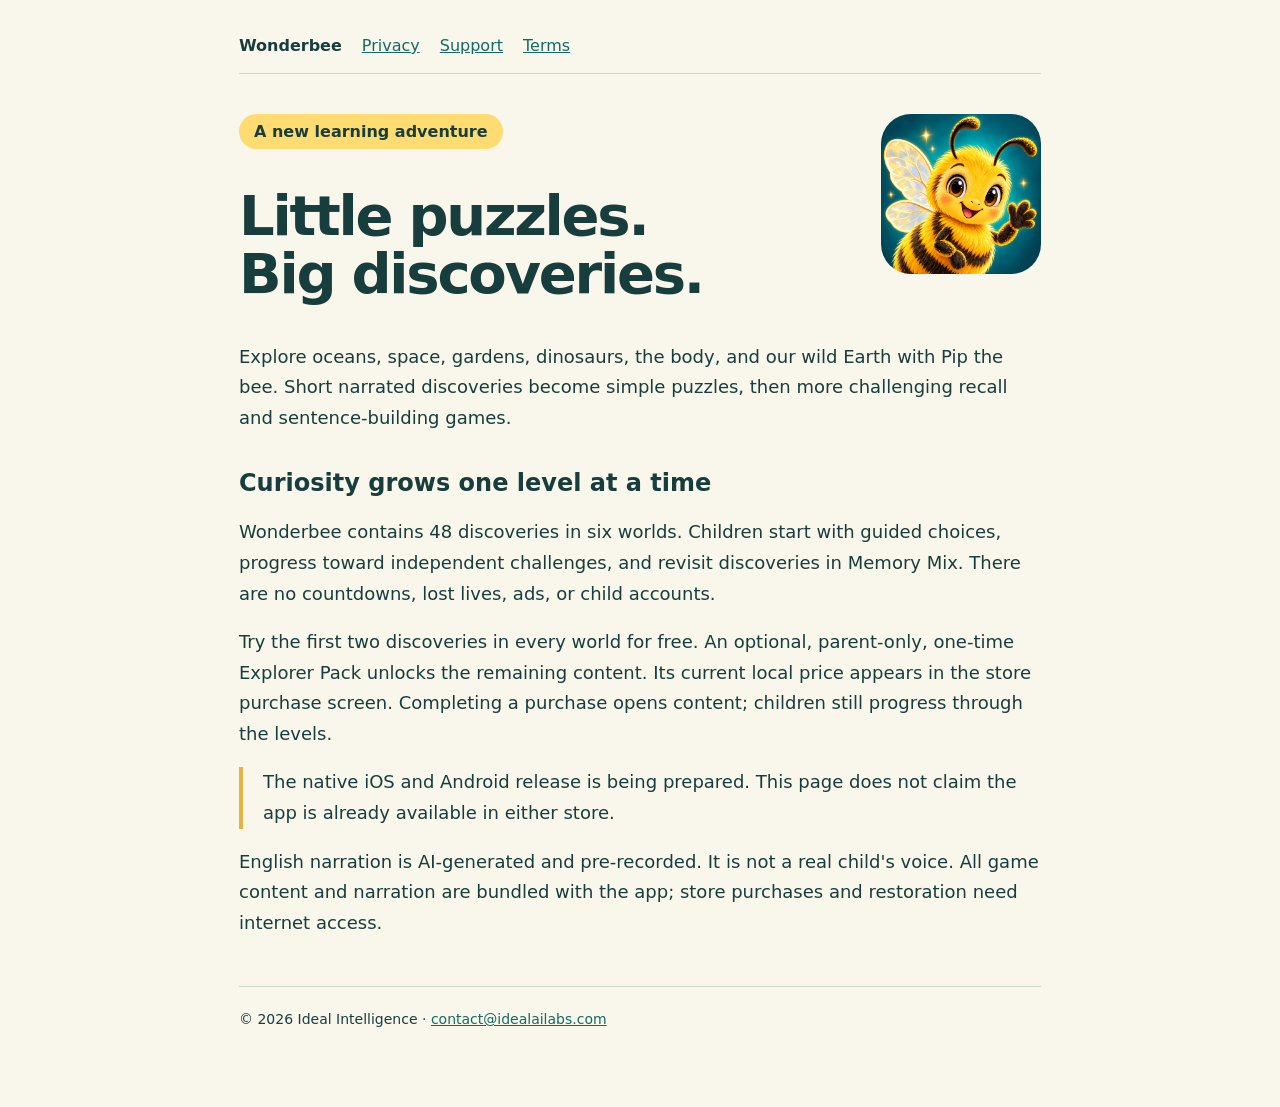
<file: index.html>
<!doctype html><html lang="en"><meta charset="utf-8"><meta name="viewport" content="width=device-width,initial-scale=1"><title>Wonderbee — little puzzles, big discoveries</title><link rel="stylesheet" href="style.css"><main><nav><b>Wonderbee</b><a href="privacy.html">Privacy</a><a href="support.html">Support</a><a href="terms.html">Terms</a></nav><img src="icon.png" alt="Wonderbee explorer bee"><span class="pill">A new learning adventure</span><h1>Little puzzles.<br>Big discoveries.</h1><p>Explore oceans, space, gardens, dinosaurs, the body, and our wild Earth with Pip the bee. Short narrated discoveries become simple puzzles, then more challenging recall and sentence-building games.</p><h2>Curiosity grows one level at a time</h2><p>Wonderbee contains 48 discoveries in six worlds. Children start with guided choices, progress toward independent challenges, and revisit discoveries in Memory Mix. There are no countdowns, lost lives, ads, or child accounts.</p><p>Try the first two discoveries in every world for free. An optional, parent-only, one-time Explorer Pack unlocks the remaining content. Its current local price appears in the store purchase screen. Completing a purchase opens content; children still progress through the levels.</p><p class="note">The native iOS and Android release is being prepared. This page does not claim the app is already available in either store.</p><p>English narration is AI-generated and pre-recorded. It is not a real child's voice. All game content and narration are bundled with the app; store purchases and restoration need internet access.</p><footer>© 2026 Ideal Intelligence · <a href="mailto:contact@idealailabs.com">contact@idealailabs.com</a></footer></main></html>
</file>
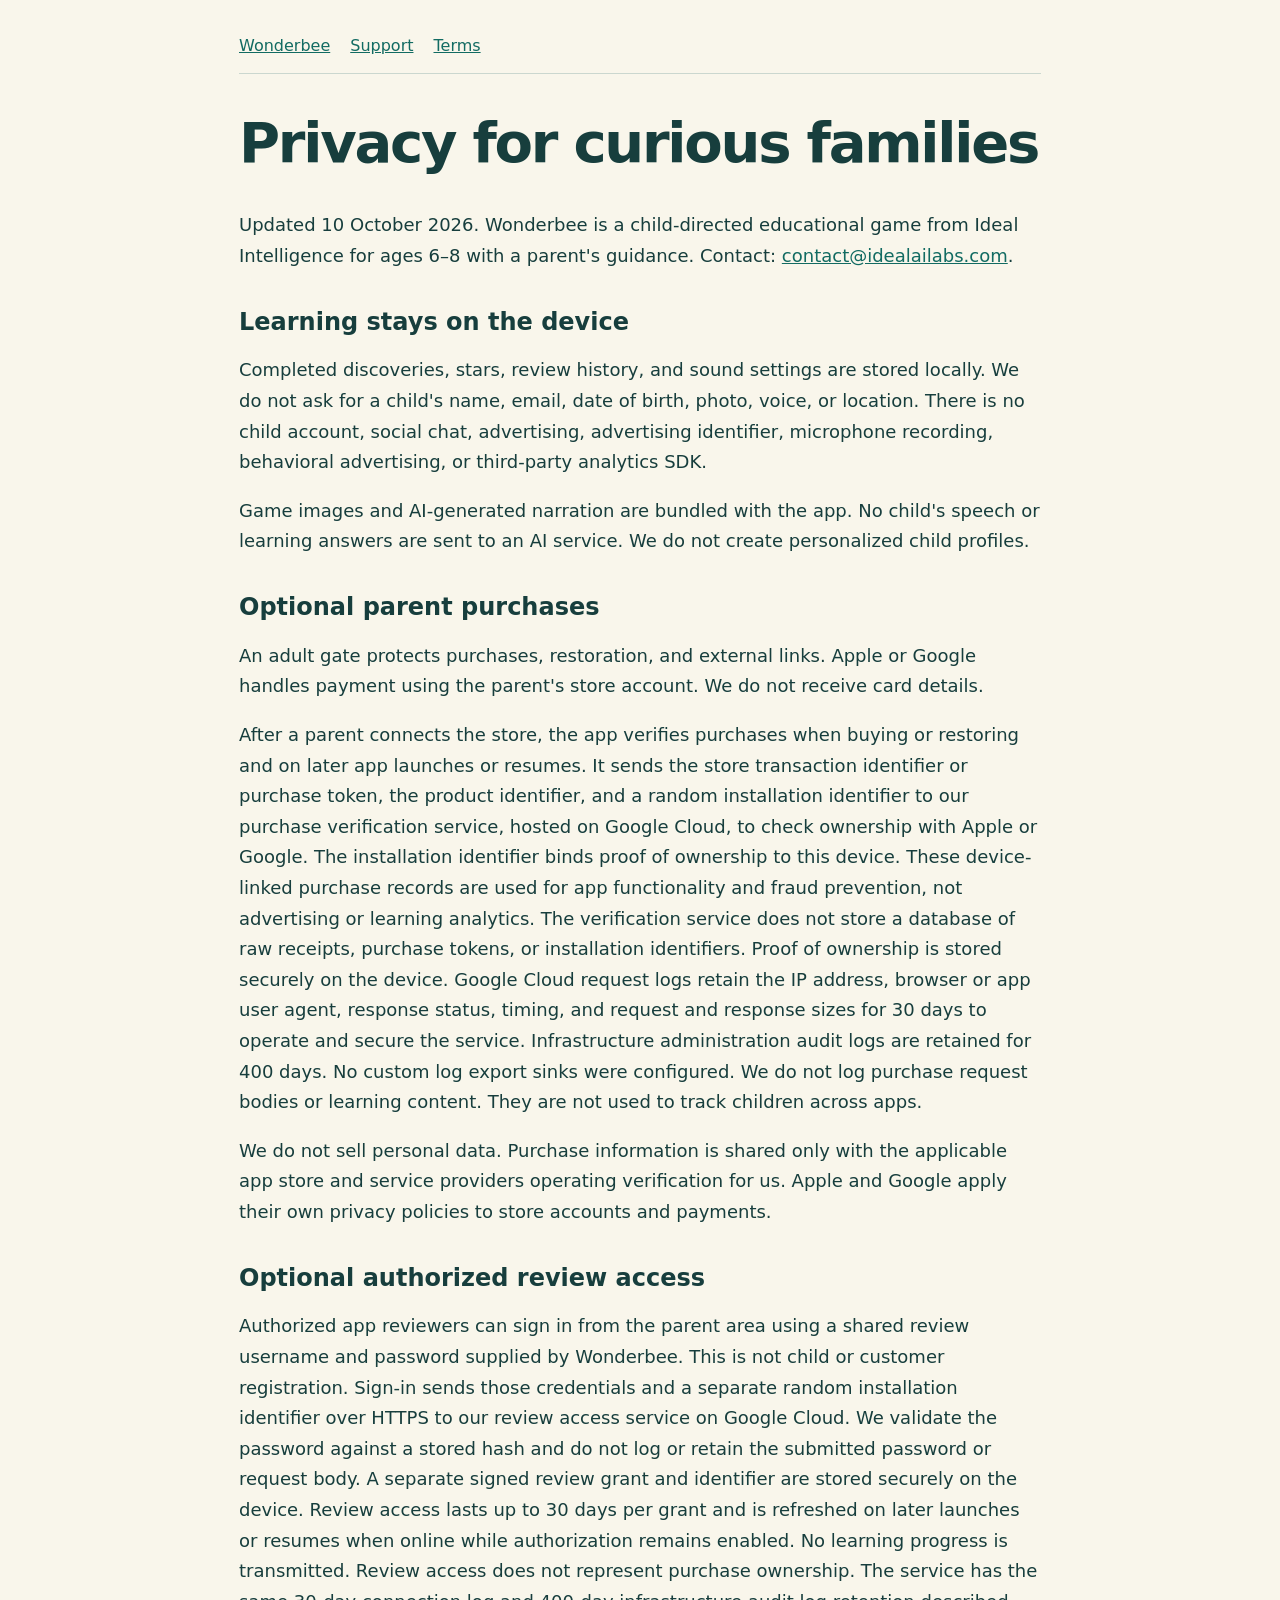
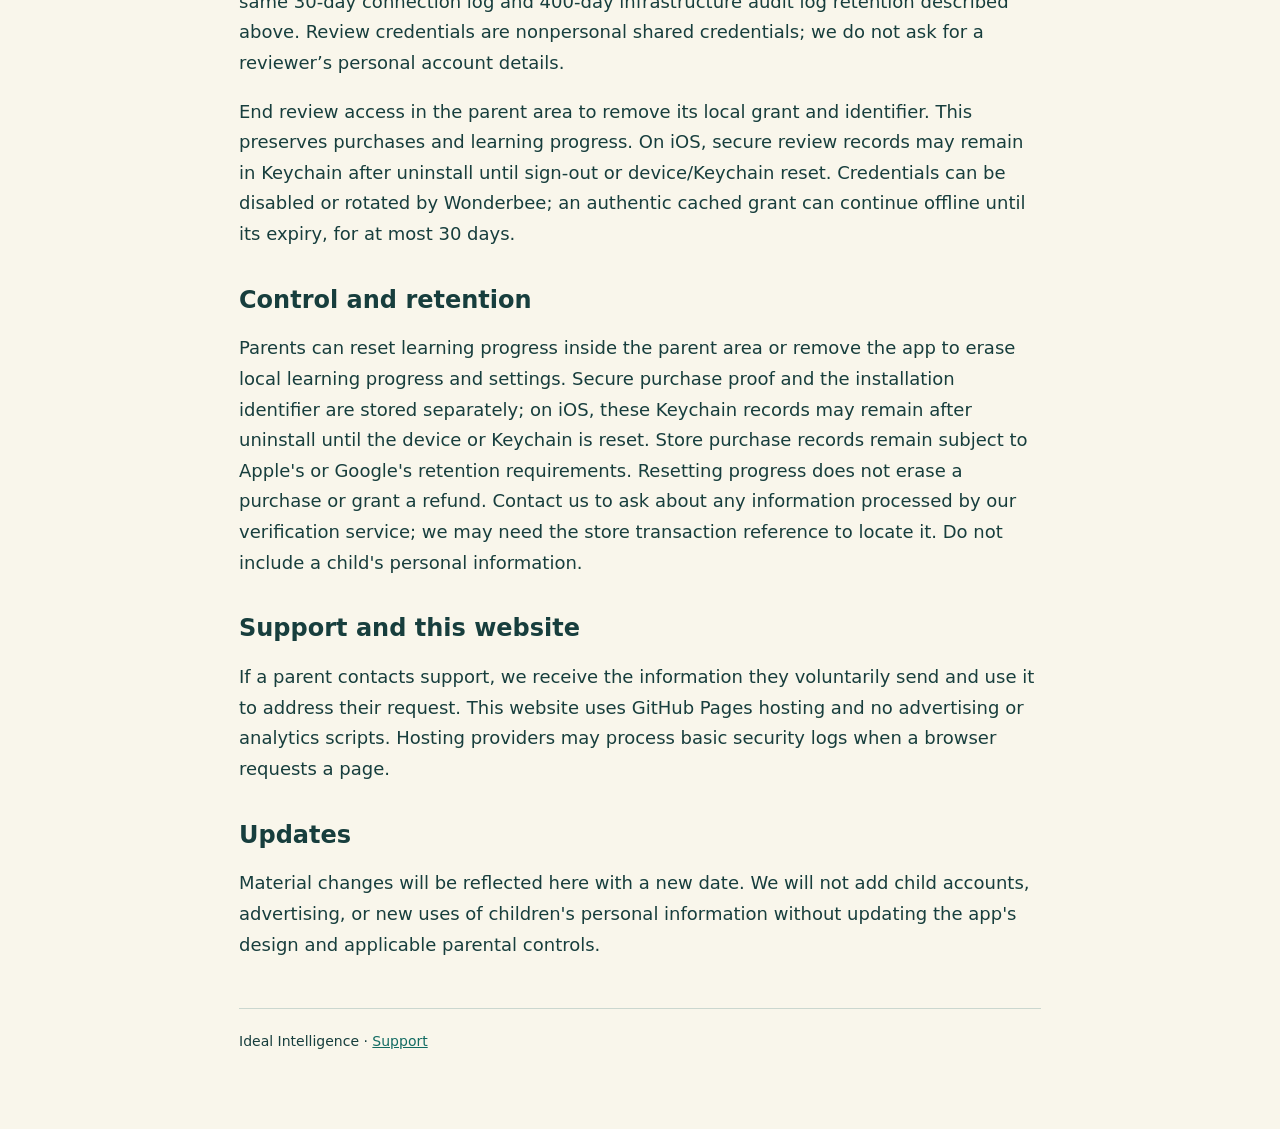
<file: privacy.html>
<!doctype html><html lang="en"><meta charset="utf-8"><meta name="viewport" content="width=device-width,initial-scale=1"><title>Wonderbee privacy</title><link rel="stylesheet" href="style.css"><main><nav><a href="index.html">Wonderbee</a><a href="support.html">Support</a><a href="terms.html">Terms</a></nav><h1>Privacy for curious families</h1><p>Updated 10 October 2026. Wonderbee is a child-directed educational game from Ideal Intelligence for ages 6–8 with a parent's guidance. Contact: <a href="mailto:contact@idealailabs.com">contact@idealailabs.com</a>.</p><h2>Learning stays on the device</h2><p>Completed discoveries, stars, review history, and sound settings are stored locally. We do not ask for a child's name, email, date of birth, photo, voice, or location. There is no child account, social chat, advertising, advertising identifier, microphone recording, behavioral advertising, or third-party analytics SDK.</p><p>Game images and AI-generated narration are bundled with the app. No child's speech or learning answers are sent to an AI service. We do not create personalized child profiles.</p><h2>Optional parent purchases</h2><p>An adult gate protects purchases, restoration, and external links. Apple or Google handles payment using the parent's store account. We do not receive card details.</p><p>After a parent connects the store, the app verifies purchases when buying or restoring and on later app launches or resumes. It sends the store transaction identifier or purchase token, the product identifier, and a random installation identifier to our purchase verification service, hosted on Google Cloud, to check ownership with Apple or Google. The installation identifier binds proof of ownership to this device. These device-linked purchase records are used for app functionality and fraud prevention, not advertising or learning analytics. The verification service does not store a database of raw receipts, purchase tokens, or installation identifiers. Proof of ownership is stored securely on the device. Google Cloud request logs retain the IP address, browser or app user agent, response status, timing, and request and response sizes for 30 days to operate and secure the service. Infrastructure administration audit logs are retained for 400 days. No custom log export sinks were configured. We do not log purchase request bodies or learning content. They are not used to track children across apps.</p><p>We do not sell personal data. Purchase information is shared only with the applicable app store and service providers operating verification for us. Apple and Google apply their own privacy policies to store accounts and payments.</p><h2>Optional authorized review access</h2><p>Authorized app reviewers can sign in from the parent area using a shared review username and password supplied by Wonderbee. This is not child or customer registration. Sign-in sends those credentials and a separate random installation identifier over HTTPS to our review access service on Google Cloud. We validate the password against a stored hash and do not log or retain the submitted password or request body. A separate signed review grant and identifier are stored securely on the device. Review access lasts up to 30 days per grant and is refreshed on later launches or resumes when online while authorization remains enabled. No learning progress is transmitted. Review access does not represent purchase ownership. The service has the same 30-day connection log and 400-day infrastructure audit log retention described above. Review credentials are nonpersonal shared credentials; we do not ask for a reviewer’s personal account details.</p><p>End review access in the parent area to remove its local grant and identifier. This preserves purchases and learning progress. On iOS, secure review records may remain in Keychain after uninstall until sign-out or device/Keychain reset. Credentials can be disabled or rotated by Wonderbee; an authentic cached grant can continue offline until its expiry, for at most 30 days.</p><h2>Control and retention</h2><p>Parents can reset learning progress inside the parent area or remove the app to erase local learning progress and settings. Secure purchase proof and the installation identifier are stored separately; on iOS, these Keychain records may remain after uninstall until the device or Keychain is reset. Store purchase records remain subject to Apple's or Google's retention requirements. Resetting progress does not erase a purchase or grant a refund. Contact us to ask about any information processed by our verification service; we may need the store transaction reference to locate it. Do not include a child's personal information.</p><h2>Support and this website</h2><p>If a parent contacts support, we receive the information they voluntarily send and use it to address their request. This website uses GitHub Pages hosting and no advertising or analytics scripts. Hosting providers may process basic security logs when a browser requests a page.</p><h2>Updates</h2><p>Material changes will be reflected here with a new date. We will not add child accounts, advertising, or new uses of children's personal information without updating the app's design and applicable parental controls.</p><footer>Ideal Intelligence · <a href="support.html">Support</a></footer></main></html>
</file>
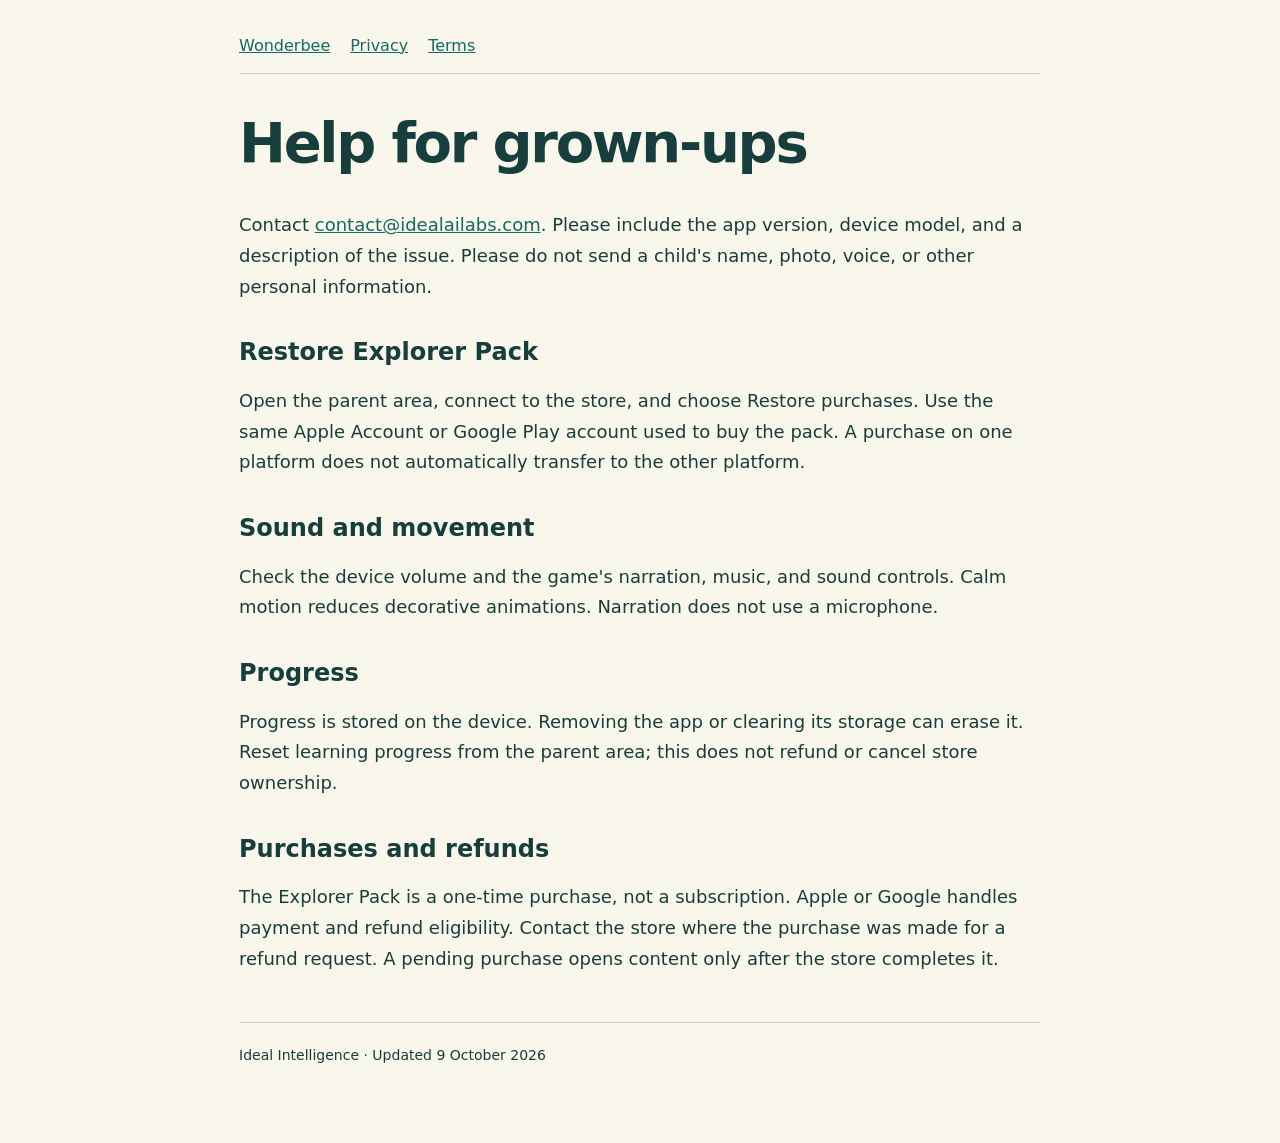
<file: support.html>
<!doctype html><html lang="en"><meta charset="utf-8"><meta name="viewport" content="width=device-width,initial-scale=1"><title>Wonderbee support</title><link rel="stylesheet" href="style.css"><main><nav><a href="index.html">Wonderbee</a><a href="privacy.html">Privacy</a><a href="terms.html">Terms</a></nav><h1>Help for grown-ups</h1><p>Contact <a href="mailto:contact@idealailabs.com">contact@idealailabs.com</a>. Please include the app version, device model, and a description of the issue. Please do not send a child's name, photo, voice, or other personal information.</p><h2>Restore Explorer Pack</h2><p>Open the parent area, connect to the store, and choose Restore purchases. Use the same Apple Account or Google Play account used to buy the pack. A purchase on one platform does not automatically transfer to the other platform.</p><h2>Sound and movement</h2><p>Check the device volume and the game's narration, music, and sound controls. Calm motion reduces decorative animations. Narration does not use a microphone.</p><h2>Progress</h2><p>Progress is stored on the device. Removing the app or clearing its storage can erase it. Reset learning progress from the parent area; this does not refund or cancel store ownership.</p><h2>Purchases and refunds</h2><p>The Explorer Pack is a one-time purchase, not a subscription. Apple or Google handles payment and refund eligibility. Contact the store where the purchase was made for a refund request. A pending purchase opens content only after the store completes it.</p><footer>Ideal Intelligence · Updated 9 October 2026</footer></main></html>
</file>
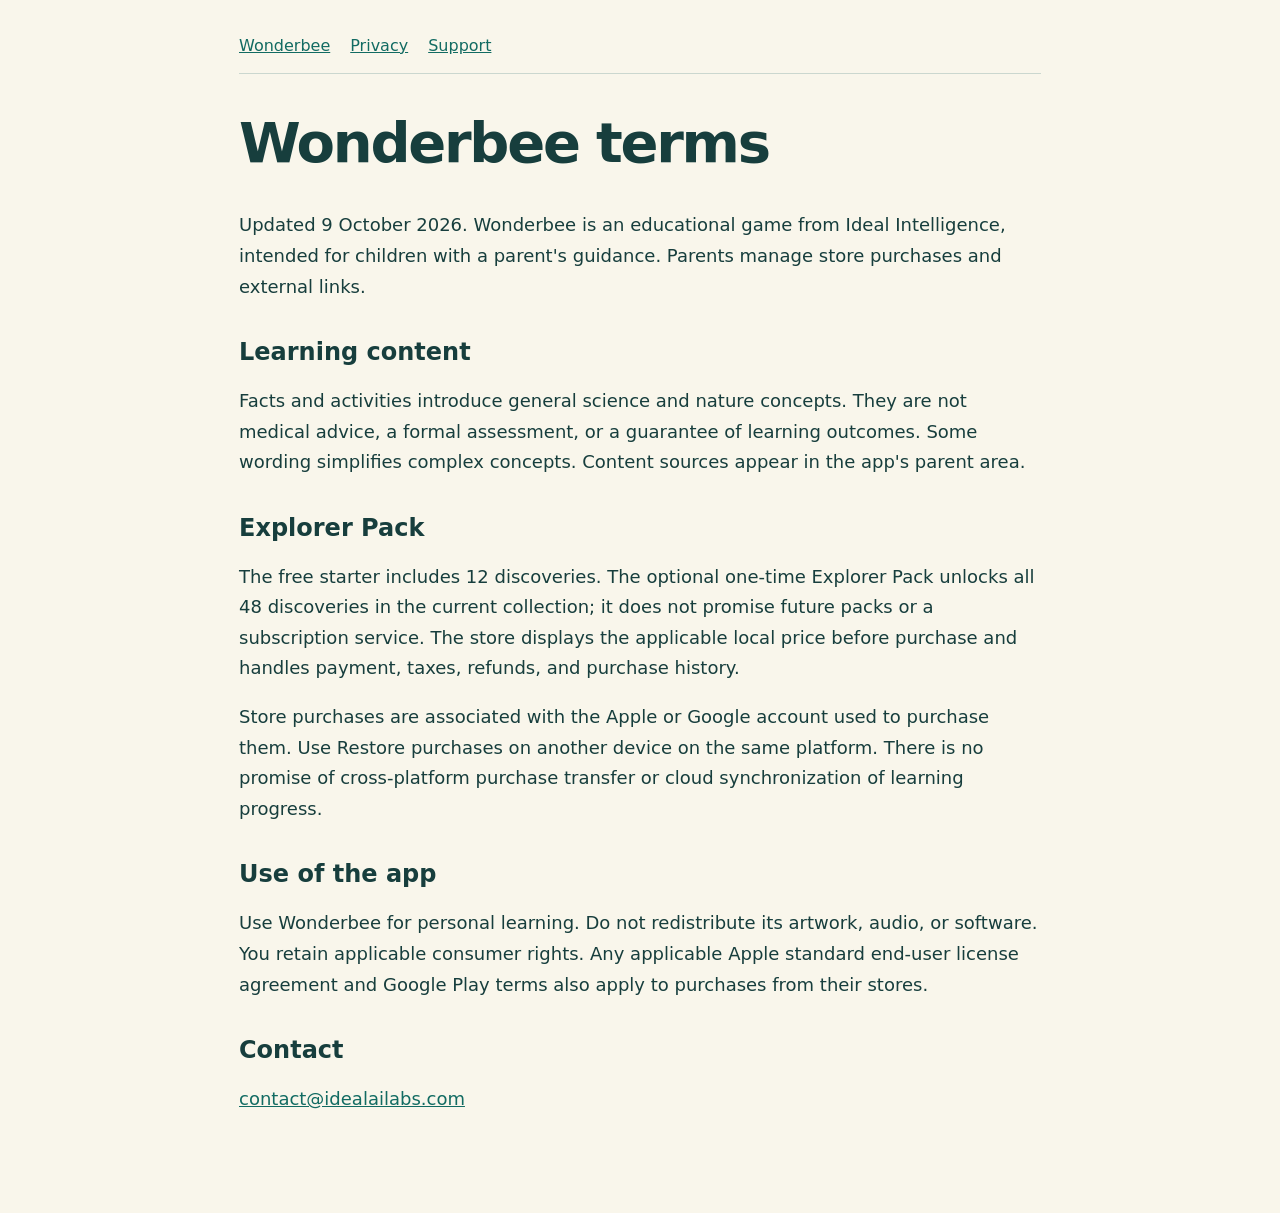
<file: terms.html>
<!doctype html><html lang="en"><meta charset="utf-8"><meta name="viewport" content="width=device-width,initial-scale=1"><title>Wonderbee terms</title><link rel="stylesheet" href="style.css"><main><nav><a href="index.html">Wonderbee</a><a href="privacy.html">Privacy</a><a href="support.html">Support</a></nav><h1>Wonderbee terms</h1><p>Updated 9 October 2026. Wonderbee is an educational game from Ideal Intelligence, intended for children with a parent's guidance. Parents manage store purchases and external links.</p><h2>Learning content</h2><p>Facts and activities introduce general science and nature concepts. They are not medical advice, a formal assessment, or a guarantee of learning outcomes. Some wording simplifies complex concepts. Content sources appear in the app's parent area.</p><h2>Explorer Pack</h2><p>The free starter includes 12 discoveries. The optional one-time Explorer Pack unlocks all 48 discoveries in the current collection; it does not promise future packs or a subscription service. The store displays the applicable local price before purchase and handles payment, taxes, refunds, and purchase history.</p><p>Store purchases are associated with the Apple or Google account used to purchase them. Use Restore purchases on another device on the same platform. There is no promise of cross-platform purchase transfer or cloud synchronization of learning progress.</p><h2>Use of the app</h2><p>Use Wonderbee for personal learning. Do not redistribute its artwork, audio, or software. You retain applicable consumer rights. Any applicable Apple standard end-user license agreement and Google Play terms also apply to purchases from their stores.</p><h2>Contact</h2><p><a href="mailto:contact@idealailabs.com">contact@idealailabs.com</a></p></main></html>
</file>
<file: style.css>
:root{font-family:ui-rounded,system-ui,sans-serif;color:#173e3d;background:#f9f6eb}*{box-sizing:border-box}body{margin:0}main{max-width:850px;margin:auto;padding:36px 24px 80px}nav{display:flex;gap:20px;flex-wrap:wrap;border-bottom:1px solid #cbd7cf;padding-bottom:18px;margin-bottom:40px}a{color:#126b62}h1{font-size:clamp(32px,7vw,56px);letter-spacing:-.04em;line-height:1.05}h2{margin-top:36px}p,li{font-size:18px;line-height:1.7}.pill{display:inline-block;background:#ffdc72;border-radius:30px;padding:8px 15px;font-weight:700}img{border-radius:30px;float:right;width:160px;margin:0 0 20px 30px}footer{margin-top:48px;border-top:1px solid #cbd7cf;padding-top:24px;font-size:14px}.note{border-left:4px solid #e3b540;padding-left:20px} @media(max-width:520px){img{float:none;margin:0;width:110px}}
</file>
